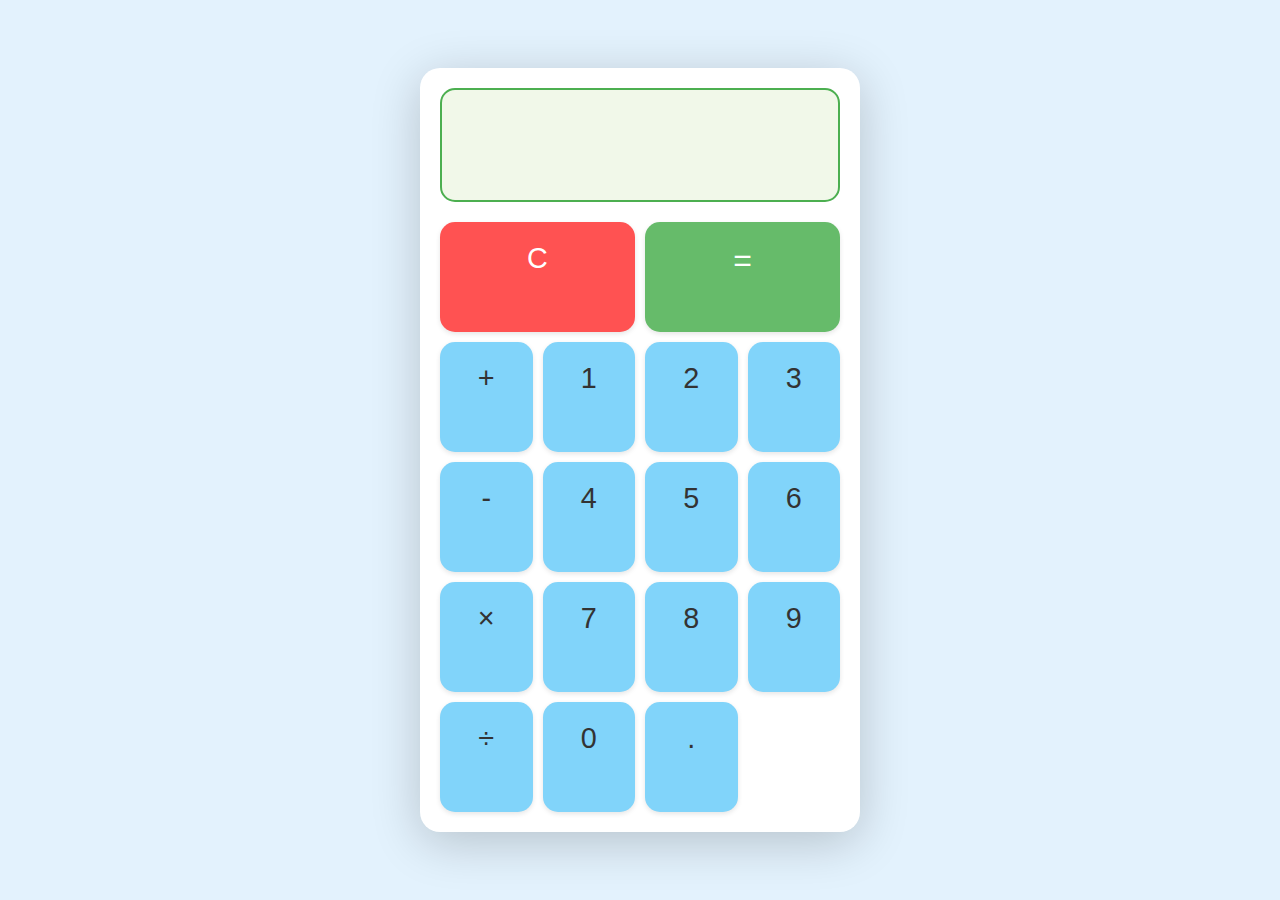
<file: Web development basic projects/calculator/index.htm>
<!DOCTYPE html>
<html lang="en">

<head>
    <meta charset="UTF-8">
    <meta name="viewport" content="width=device-width, initial-scale=1.0">
    <title>Calculator</title>
    <style>
        body {
            background-color: #e3f2fd; /* Soft blue background */
            display: flex;
            justify-content: center;
            align-items: center;
            height: 100vh;
            font-family: 'Arial', sans-serif; /* Modern font */
            color: #333;
            margin: 0;
        }

        .calculator {
            background-color: #ffffff; /* White background */
            border-radius: 20px; /* More rounded corners */
            box-shadow: 0 10px 50px rgba(0, 0, 0, 0.2); /* Stronger shadow for depth */
            width: 100%;
            max-width: 400px;
            padding: 20px;
            transition: transform 0.3s; /* Subtle scale effect on hover */
        }

        .calculator:hover {
            transform: scale(1.02); /* Scale effect on hover */
        }

        .input {
            border: 2px solid #4caf50; /* Green border */
            border-radius: 15px; /* Rounded corners */
            height: 80px; /* Increased height */
            padding: 15px; /* More padding for input */
            text-align: right;
            margin-bottom: 20px;
            font-size: 2.5rem;
            background-color: #f1f8e9; /* Light green background */
            transition: border-color 0.3s, background-color 0.3s; /* Smooth transition */
        }

        .input:focus {
            border-color: #66bb6a; /* Darker green on focus */
            background-color: #fff; /* Change to white on focus */
            outline: none; /* Remove outline */
        }

        .buttons {
            display: grid;
            grid-template-columns: repeat(4, 1fr); /* Four columns */
            gap: 10px; /* Space between buttons */
        }

        .button {
            border: none; /* No border */
            border-radius: 15px; /* Rounded corners */
            text-align: center;
            padding: 20px;
            cursor: pointer;
            background-color: #81d4fa; /* Light blue button color */
            color: #333; /* Dark text */
            font-size: 1.8rem;
            transition: background-color 0.3s, transform 0.2s; /* Smooth transition */
            box-shadow: 0 2px 5px rgba(0, 0, 0, 0.1); /* Soft shadow */
            height: 70px; /* Uniform button height */
        }

        .button:hover {
            background-color: #4fc3f7; /* Darker blue on hover */
            transform: translateY(-3px); /* Lift effect */
        }

        .button:active {
            background-color: #039be5; /* Dark blue when active */
            transform: translateY(1px); /* Pressed effect */
            box-shadow: 0 1px 3px rgba(0, 0, 0, 0.2); /* Pressed shadow effect */
        }

        .equal {
            grid-column: span 2; /* Equal button spans two columns */
            background-color: #66bb6a; /* Green background */
            color: white; /* White text */
            font-size: 2rem; /* Larger font size */
            height: 70px; /* Uniform height */
            box-shadow: 0 2px 5px rgba(0, 0, 0, 0.1); /* Soft shadow */
        }

        .equal:hover {
            background-color: #388e3c; /* Darker green on hover */
        }

        #clear {
            background-color: #ff5252; /* Red for clear button */
            color: white;
            font-size: 1.8rem;
            height: 70px; /* Uniform height */
            grid-column: span 2; /* Clear button spans two columns */
        }

        #clear:hover {
            background-color: #ff1744; /* Darker red on hover */
        }

        @media (max-width: 400px) {
            .calculator {
                width: 90%; /* Responsive width */
            }

            .button {
                padding: 15px; /* Adjust button padding for smaller screens */
                font-size: 1.5rem; /* Adjust font size */
                height: 60px; /* Adjust height */
            }

            .input {
                height: 70px; /* Adjust input height */
            }
        }
    </style>
</head>

<body>
    <div class="calculator">
        <div class="input" id="input" contenteditable="true"></div>
        <div class="buttons">
            <div class="button" id="clear">C</div>
            <div class="button equal" id="result">=</div>
            <!-- <div class="button">.</div> -->
            <div class="button">+</div>
            <div class="button">1</div>
            <div class="button">2</div>
            <div class="button">3</div>
            <div class="button">-</div>
            <div class="button">4</div>
            <div class="button">5</div>
            <div class="button">6</div>
            <div class="button">×</div>
            <div class="button">7</div>
            <div class="button">8</div>
            <div class="button">9</div>
            <div class="button">÷</div>
            <div class="button">0</div>
            <div class="button">.</div>
        </div>
    </div>

    <script>
        "use strict";

        var input = document.getElementById('input'), // input/output button
            number = document.querySelectorAll('.button:not(#clear):not(#result)'), // number buttons
            operator = document.querySelectorAll('.button:nth-child(n+4)'),
            result = document.getElementById('result'), // equal button
            clear = document.getElementById('clear'), // clear button
            resultDisplayed = false; // flag to keep an eye on what output is displayed

        // adding click handlers to number buttons
        for (var i = 0; i < number.length; i++) {
            number[i].addEventListener("click", function (e) {
                var currentString = input.innerHTML;
                var lastChar = currentString[currentString.length - 1];

                if (resultDisplayed === false) {
                    input.innerHTML += e.target.innerHTML;
                } else if (resultDisplayed === true && /[+\-×÷]/.test(lastChar)) {
                    resultDisplayed = false;
                    input.innerHTML += e.target.innerHTML;
                } else {
                    resultDisplayed = false;
                    input.innerHTML = "";
                    input.innerHTML += e.target.innerHTML;
                }
            });
        }

        // adding click handlers to operator buttons
        for (var i = 0; i < operator.length; i++) {
            operator[i].addEventListener("click", function (e) {
                var currentString = input.innerHTML;
                var lastChar = currentString[currentString.length - 1];

                if (/[+\-×÷]/.test(lastChar)) {
                    var newString = currentString.substring(0, currentString.length - 1) + e.target.innerHTML;
                    input.innerHTML = newString;
                } else if (currentString.length == 0) {
                    console.log("enter a number first");
                } else {
                    input.innerHTML += e.target.innerHTML;
                }
            });
        }

        // on click of 'equal' button
        result.addEventListener("click", function () {
            var inputString = input.innerHTML;

            var numbers = inputString.split(/\+|\-|\×|\÷/g);
            var operators = inputString.replace(/[0-9]|\./g, "").split("");

            var divide = operators.indexOf("÷");
            while (divide != -1) {
                numbers.splice(divide, 2, numbers[divide] / numbers[divide + 1]);
                operators.splice(divide, 1);
                divide = operators.indexOf("÷");
            }

            var multiply = operators.indexOf("×");
            while (multiply != -1) {
                numbers.splice(multiply, 2, numbers[multiply] * numbers[multiply + 1]);
                operators.splice(multiply, 1);
                multiply = operators.indexOf("×");
            }

            var subtract = operators.indexOf("-");
            while (subtract != -1) {
                numbers.splice(subtract, 2, numbers[subtract] - numbers[subtract + 1]);
                operators.splice(subtract, 1);
                subtract = operators.indexOf("-");
            }

            var add = operators.indexOf("+");
            while (add != -1) {
                numbers.splice(add, 2, parseFloat(numbers[add]) + parseFloat(numbers[add + 1]));
                operators.splice(add, 1);
                add = operators.indexOf("+");
            }

            input.innerHTML = numbers[0]; // displaying the output
            resultDisplayed = true; // turning flag if result is displayed
        });

        // clearing the input on press of clear
        clear.addEventListener("click", function () {
            input.innerHTML = "";
        });
    </script>
</body>

</html>
</file>
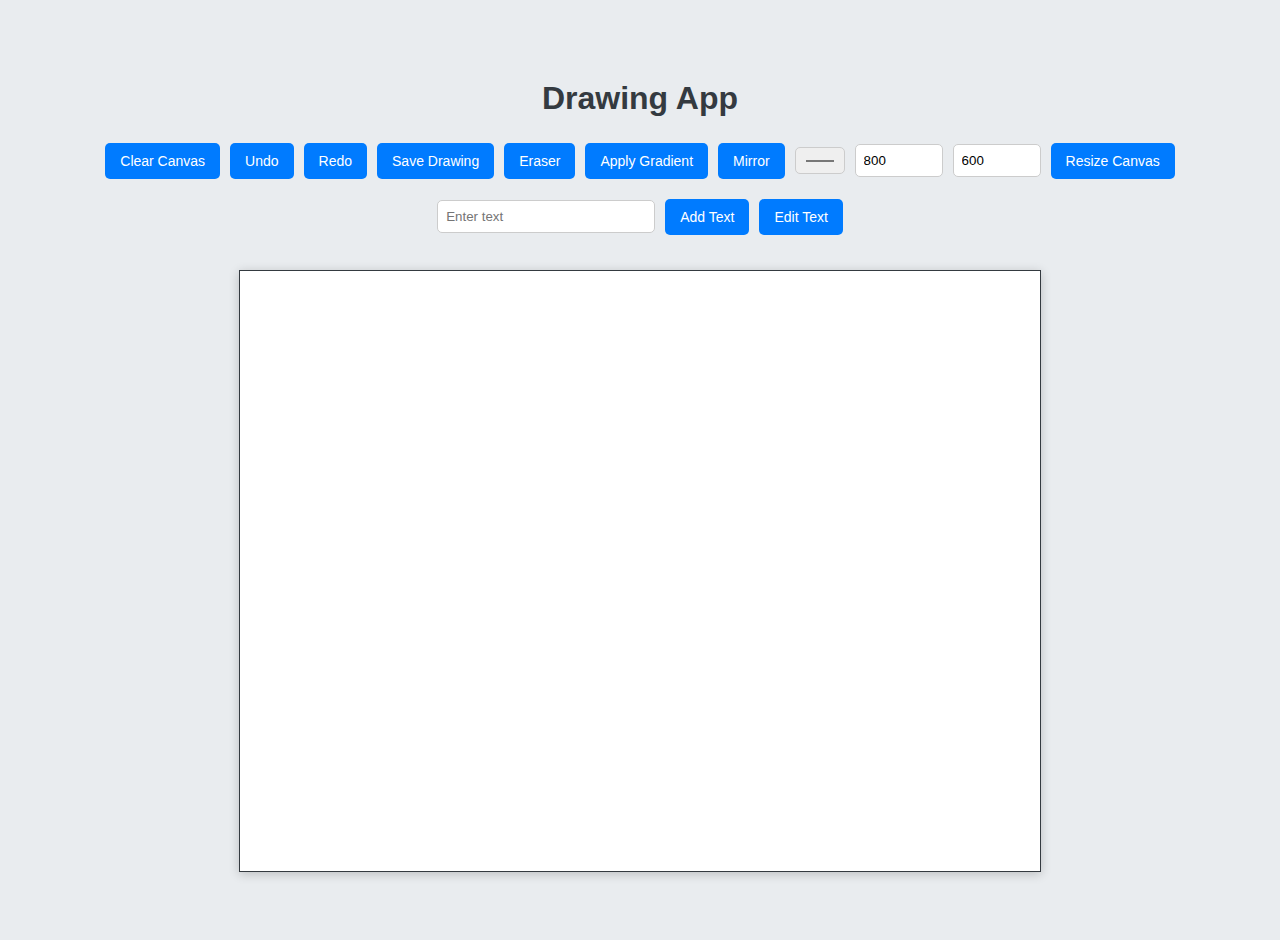
<file: Web development basic projects/canvas/index.htm>
<!DOCTYPE html>
<html lang="en">
<head>
    <meta charset="UTF-8">
    <meta name="viewport" content="width=device-width, initial-scale=1.0">
    <title>Drawing App</title>
    <style>
        body {
            font-family: 'Arial', sans-serif;
            display: flex;
            flex-direction: column;
            align-items: center;
            justify-content: center;
            background-color: #e9ecef;
            margin: 0;
            padding: 20px;
            height: 100vh;
        }
        h1 {
            color: #343a40;
        }
        canvas {
            border: 1px solid #343a40;
            background-color: #ffffff;
            margin-bottom: 10px;
            cursor: crosshair;
            box-shadow: 0 2px 10px rgba(0, 0, 0, 0.2);
        }
        #controls {
            display: flex;
            flex-wrap: wrap;
            justify-content: center;
            margin-bottom: 20px;
        }
        button {
            margin: 5px;
            padding: 10px 15px;
            font-size: 14px;
            border: none;
            border-radius: 5px;
            background-color: #007BFF;
            color: white;
            cursor: pointer;
            transition: background-color 0.3s, transform 0.3s;
        }
        button:hover {
            background-color: #0056b3;
            transform: scale(1.05);
        }
        button:active {
            transform: scale(0.95);
        }
        input[type="color"],
        input[type="number"],
        input[type="text"] {
            margin: 5px;
            padding: 8px;
            border: 1px solid #ccc;
            border-radius: 5px;
        }
        input[type="number"] {
            width: 70px;
        }
        input[type="text"] {
            width: 200px;
        }
        .control-group {
            display: flex;
            align-items: center;
            margin-bottom: 10px;
        }
    </style>
</head>
<body>

<h1>Drawing App</h1>
<div id="controls">
    <div class="control-group">
        <button id="clearBtn">Clear Canvas</button>
        <button id="undoBtn">Undo</button>
        <button id="redoBtn">Redo</button>
    </div>
    <div class="control-group">
        <button id="saveBtn">Save Drawing</button>
        <button id="eraserBtn">Eraser</button>
        <button id="gradientBtn">Apply Gradient</button>
    </div>
    <div class="control-group">
        <button id="mirrorBtn">Mirror</button>
        <input type="color" id="colorPicker" value="#000000">
    </div>
    <div class="control-group">
        <input type="number" id="canvasWidth" placeholder="Width" value="800">
        <input type="number" id="canvasHeight" placeholder="Height" value="600">
        <button id="resizeBtn">Resize Canvas</button>
    </div>
    <div class="control-group">
        <input type="text" id="textInput" placeholder="Enter text">
        <button id="addTextBtn">Add Text</button>
        <button id="editTextBtn">Edit Text</button>
    </div>
</div>

<canvas id="canvas" width="800" height="600"></canvas>

<script>
    const canvas = document.getElementById('canvas');
    const ctx = canvas.getContext('2d');

    let isDrawing = false;
    let paths = [];
    let undonePaths = [];
    let erasing = false;
    let gradient = null;
    let textArray = [];
    let selectedTextIndex = null;

    // Drawing functionality
    canvas.addEventListener('mousedown', (e) => {
        isDrawing = true;
        ctx.beginPath();
        ctx.moveTo(e.offsetX, e.offsetY);
    });

    canvas.addEventListener('mousemove', (e) => {
        if (isDrawing) {
            ctx.lineTo(e.offsetX, e.offsetY);
            ctx.stroke();
        }
    });

    canvas.addEventListener('mouseup', () => {
        isDrawing = false;
        ctx.closePath();
        paths.push(ctx.getImageData(0, 0, canvas.width, canvas.height));
        undonePaths = [];
    });

    // Clear canvas functionality
    document.getElementById('clearBtn').addEventListener('click', () => {
        ctx.clearRect(0, 0, canvas.width, canvas.height);
        paths = [];
        undonePaths = [];
    });

    // Undo functionality
    document.getElementById('undoBtn').addEventListener('click', () => {
        if (paths.length > 0) {
            undonePaths.push(paths.pop());
            redraw();
        }
    });

    // Redo functionality
    document.getElementById('redoBtn').addEventListener('click', () => {
        if (undonePaths.length > 0) {
            paths.push(undonePaths.pop());
            redraw();
        }
    });

    // Save drawing functionality
    document.getElementById('saveBtn').addEventListener('click', () => {
        const link = document.createElement('a');
        link.download = 'drawing.png';
        link.href = canvas.toDataURL();
        link.click();
    });

    // Eraser functionality
    document.getElementById('eraserBtn').addEventListener('click', () => {
        erasing = !erasing;
        ctx.strokeStyle = erasing ? '#ffffff' : document.getElementById('colorPicker').value; // White color for eraser
        document.getElementById('eraserBtn').textContent = erasing ? 'Pencil' : 'Eraser';
    });

    // Gradient functionality
    document.getElementById('gradientBtn').addEventListener('click', () => {
        const gradientColor1 = prompt("Enter the first color for the gradient (e.g., '#FF0000')") || '#FF0000';
        const gradientColor2 = prompt("Enter the second color for the gradient (e.g., '#0000FF')") || '#0000FF';
        gradient = ctx.createLinearGradient(0, 0, canvas.width, 0); // Horizontal gradient
        gradient.addColorStop(0, gradientColor1);
        gradient.addColorStop(1, gradientColor2);
        ctx.fillStyle = gradient;
        ctx.fillRect(0, 0, canvas.width, canvas.height); // Fill canvas with gradient
        paths.push(ctx.getImageData(0, 0, canvas.width, canvas.height));
        undonePaths = [];
    });

    // Mirror functionality
    document.getElementById('mirrorBtn').addEventListener('click', () => {
        const imageData = ctx.getImageData(0, 0, canvas.width, canvas.height);
        const tempCanvas = document.createElement('canvas');
        const tempCtx = tempCanvas.getContext('2d');
        tempCanvas.width = canvas.width;
        tempCanvas.height = canvas.height;
        tempCtx.putImageData(imageData, 0, 0);
        ctx.save();
        ctx.scale(-1, 1);
        ctx.drawImage(tempCanvas, -canvas.width, 0); // Draw mirrored image
        ctx.restore();
        paths.push(ctx.getImageData(0, 0, canvas.width, canvas.height));
        undonePaths = [];
    });

    // Resize canvas functionality
    document.getElementById('resizeBtn').addEventListener('click', () => {
        const newWidth = parseInt(document.getElementById('canvasWidth').value);
        const newHeight = parseInt(document.getElementById('canvasHeight').value);
        const tempCanvas = document.createElement('canvas');
        const tempCtx = tempCanvas.getContext('2d');
        tempCanvas.width = canvas.width;
        tempCanvas.height = canvas.height;
        tempCtx.drawImage(canvas, 0, 0);
        canvas.width = newWidth;
        canvas.height = newHeight;
        ctx.drawImage(tempCanvas, 0, 0);
    });

    // Add text functionality
    document.getElementById('addTextBtn').addEventListener('click', () => {
        const text = document.getElementById('textInput').value;
        const x = 100; // Default x position
        const y = 100; // Default y position
        const color = document.getElementById('colorPicker').value;
        const size = 20; // Default font size
        textArray.push({ text, x, y, color, size });
        redraw();
        document.getElementById('textInput').value = ''; // Clear the input field
    });

    // Edit text functionality
    document.getElementById('editTextBtn').addEventListener('click', () => {
        if (selectedTextIndex !== null) {
            const newText = document.getElementById('textInput').value;
            textArray[selectedTextIndex].text = newText;
            redraw();
            document.getElementById('textInput').value = ''; // Clear the input field
            selectedTextIndex = null; // Reset selection
        }
    });

    // Function to redraw the entire canvas
    function redraw() {
        ctx.clearRect(0, 0, canvas.width, canvas.height);
        // Redraw paths
        for (let i = 0; i < paths.length; i++) {
            ctx.putImageData(paths[i], 0, 0);
        }
        // Draw text
        for (let i = 0; i < textArray.length; i++) {
            const textObj = textArray[i];
            ctx.fillStyle = textObj.color;
            ctx.font = `${textObj.size}px Arial`;
            ctx.fillText(textObj.text, textObj.x, textObj.y);
            ctx.strokeStyle = 'black'; // Border color for selected text
            ctx.strokeText(textObj.text, textObj.x, textObj.y);
        }
    }
</script>

</body>
</html>
</file>
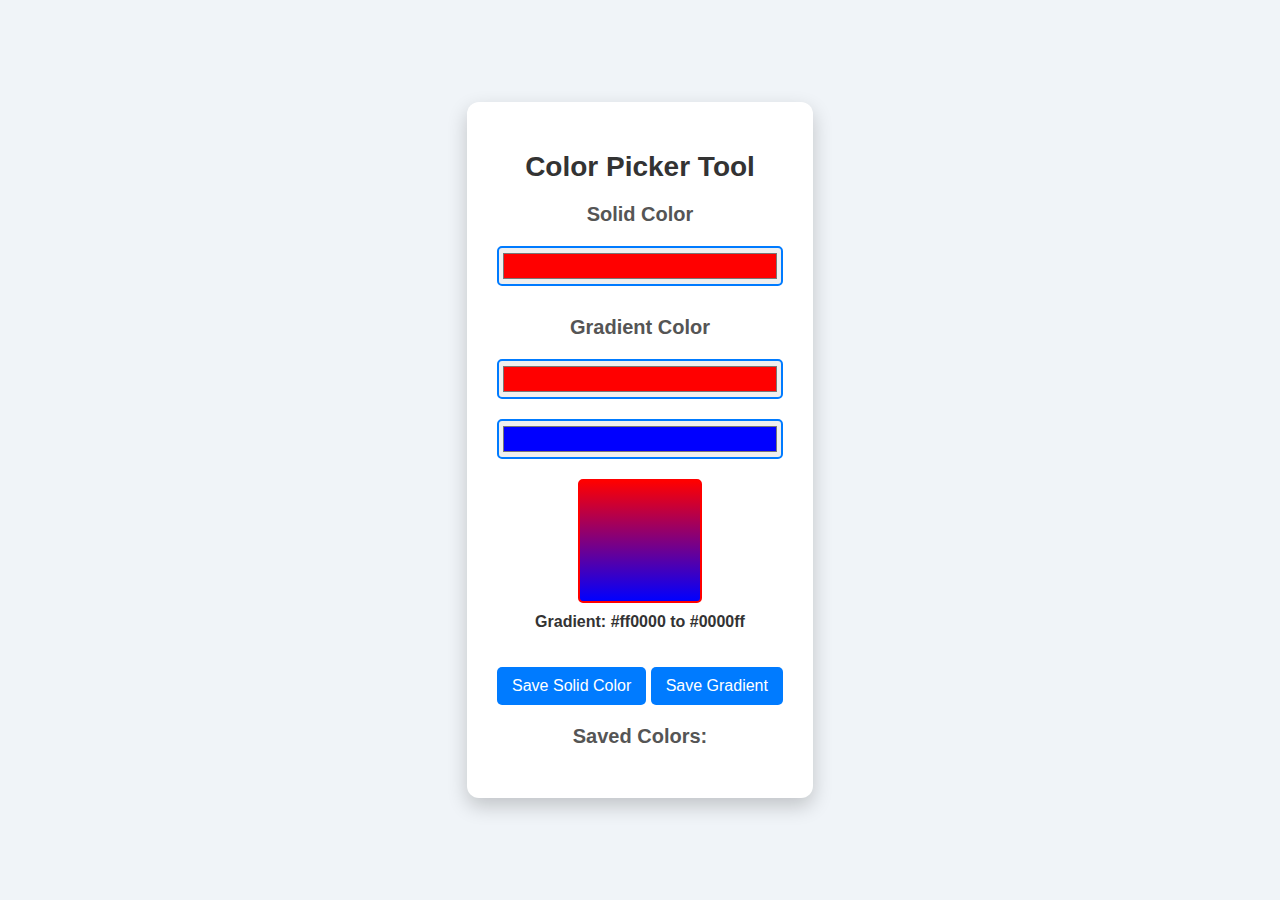
<file: Web development basic projects/color picker/index.html>
<!DOCTYPE html>
<html lang="en">
<head>
    <meta charset="UTF-8">
    <meta name="viewport" content="width=device-width, initial-scale=1.0">
    <title>Enhanced Color Picker Tool</title>
    <style>
        body {
            font-family: 'Arial', sans-serif;
            background-color: #f0f4f8;
            display: flex;
            justify-content: center;
            align-items: center;
            height: 100vh;
            margin: 0;
        }

        .container {
            text-align: center;
            background: white;
            padding: 30px;
            border-radius: 12px;
            box-shadow: 0 8px 20px rgba(0, 0, 0, 0.2);
            transition: transform 0.3s;
        }

        .container:hover {
            transform: scale(1.02);
        }

        h1 {
            font-size: 28px;
            color: #333;
            margin-bottom: 10px;
        }

        h2 {
            font-size: 20px;
            color: #555;
            margin: 20px 0 10px;
        }

        input[type="color"] {
            width: 100%;
            height: 40px;
            border: none;
            border-radius: 5px;
            outline: none;
            cursor: pointer;
            margin: 10px 0;
            transition: box-shadow 0.3s;
            border: 2px solid #007bff;
        }

        input[type="color"]:hover {
            box-shadow: 0 0 10px rgba(0, 123, 255, 0.5);
        }

        .color-display {
            width: 120px;
            height: 120px;
            margin: 10px auto;
            border: 2px solid #ccc;
            border-radius: 5px;
            transition: background-color 0.3s, border-color 0.3s;
        }

        #colorValue {
            margin-top: 10px;
            font-weight: bold;
            color: #333;
        }

        button {
            margin-top: 20px;
            padding: 10px 15px;
            border: none;
            border-radius: 5px;
            background-color: #007bff;
            color: white;
            cursor: pointer;
            font-size: 16px;
            transition: background-color 0.3s, transform 0.2s;
        }

        button:hover {
            background-color: #0056b3;
            transform: translateY(-2px);
        }

        .palette {
            display: flex;
            flex-wrap: wrap;
            justify-content: center;
            margin-top: 20px;
            gap: 10px;
        }

        .saved-color {
            position: relative;
            width: 60px;
            height: 60px;
            border-radius: 5px;
            margin: 5px;
            cursor: pointer;
            transition: transform 0.2s, box-shadow 0.2s;
            border: 2px solid transparent;
        }

        .saved-color:hover {
            transform: scale(1.1);
            box-shadow: 0 0 10px rgba(0, 0, 0, 0.2);
            border-color: #007bff;
        }

        .delete-button {
            position: absolute;
            bottom: 0;
            right: 0;
            background: red;
            color: white;
            border: none;
            border-radius: 3px;
            padding: 2px 4px;
            cursor: pointer;
            font-size: 12px;
            display: none;
        }

        .saved-color:hover .delete-button {
            display: block;
        }

        @media (max-width: 600px) {
            .container {
                width: 90%;
                padding: 20px;
            }

            .color-display {
                width: 100px;
                height: 100px;
            }

            .saved-color {
                width: 50px;
                height: 50px;
            }
        }
    </style>
</head>
<body>
    <div class="container">
        <h1>Color Picker Tool</h1>
        <h2>Solid Color</h2>
        <input type="color" id="colorPicker" value="#ff0000">
        <h2>Gradient Color</h2>
        <input type="color" id="colorPicker1" value="#ff0000">
        <input type="color" id="colorPicker2" value="#0000ff">
        <div id="colorDisplay" class="color-display"></div>
        <p id="colorValue">HEX: #ff0000</p>
        <button id="saveColor">Save Solid Color</button>
        <button id="saveGradient">Save Gradient</button>
        <h2>Saved Colors:</h2>
        <div id="palette" class="palette"></div>
    </div>
    <script>
        const colorPicker = document.getElementById('colorPicker');
        const colorPicker1 = document.getElementById('colorPicker1');
        const colorPicker2 = document.getElementById('colorPicker2');
        const colorDisplay = document.getElementById('colorDisplay');
        const colorValue = document.getElementById('colorValue');
        const saveColorButton = document.getElementById('saveColor');
        const saveGradientButton = document.getElementById('saveGradient');
        const palette = document.getElementById('palette');

        function loadSavedColors() {
            const savedColors = JSON.parse(localStorage.getItem('savedColors')) || [];
            savedColors.forEach(item => {
                addColorToPalette(item.color, item.type);
            });
        }

        function updateColor(event) {
            const selectedColor = event.target.value;
            colorDisplay.style.backgroundColor = selectedColor;
            colorDisplay.style.borderColor = selectedColor;
            colorValue.textContent = `HEX: ${selectedColor}`;
        }

        function updateGradient() {
            const color1 = colorPicker1.value;
            const color2 = colorPicker2.value;
            colorDisplay.style.background = `linear-gradient(${color1}, ${color2})`;
            colorValue.textContent = `Gradient: ${color1} to ${color2}`;
        }

        function saveColor() {
            const selectedColor = colorPicker.value;
            addColorToPalette(selectedColor, 'solid');
            saveColorsToLocalStorage(selectedColor, 'solid');
        }

        function saveGradient() {
            const color1 = colorPicker1.value;
            const color2 = colorPicker2.value;
            const gradient = `linear-gradient(${color1}, ${color2})`;
            addColorToPalette(gradient, 'gradient');
            saveColorsToLocalStorage(gradient, 'gradient');
        }

        function addColorToPalette(color, type) {
            const savedColorDiv = document.createElement('div');
            savedColorDiv.className = 'saved-color';
            savedColorDiv.style.background = type === 'gradient' ? color : color;

            // Create a delete button
            const deleteButton = document.createElement('button');
            deleteButton.className = 'delete-button';
            deleteButton.textContent = 'X';
            deleteButton.addEventListener('click', (e) => {
                e.stopPropagation(); 
                removeColor(color, savedColorDiv);
            });

            savedColorDiv.addEventListener('click', () => {
                if (type === 'gradient') {
                    const colors = color.split('linear-gradient(')[1].split(')')[0].split(',');
                    colorPicker1.value = colors[0].trim();
                    colorPicker2.value = colors[1].trim();
                    updateGradient();
                } else {
                    colorPicker.value = color;
                    updateColor({ target: colorPicker });
                }
            });

            savedColorDiv.appendChild(deleteButton);
            palette.appendChild(savedColorDiv);
        }

        function removeColor(color, colorDiv) {
            colorDiv.remove();
            let savedColors = JSON.parse(localStorage.getItem('savedColors')) || [];
            savedColors = savedColors.filter(c => c.color !== color); 
            localStorage.setItem('savedColors', JSON.stringify(savedColors)); 
        }

        function saveColorsToLocalStorage(color, type) {
            const savedColors = JSON.parse(localStorage.getItem('savedColors')) || [];
            if (!savedColors.some(item => item.color === color && item.type === type)) {
                savedColors.push({ color, type });
                localStorage.setItem('savedColors', JSON.stringify(savedColors));
            }
        }

        colorPicker.addEventListener('input', updateColor);
        colorPicker1.addEventListener('input', updateGradient);
        colorPicker2.addEventListener('input', updateGradient);
        saveColorButton.addEventListener('click', saveColor);
        saveGradientButton.addEventListener('click', saveGradient);

        updateColor({ target: colorPicker });
        updateGradient();
        loadSavedColors();
    </script>
</body>
</html>
</file>
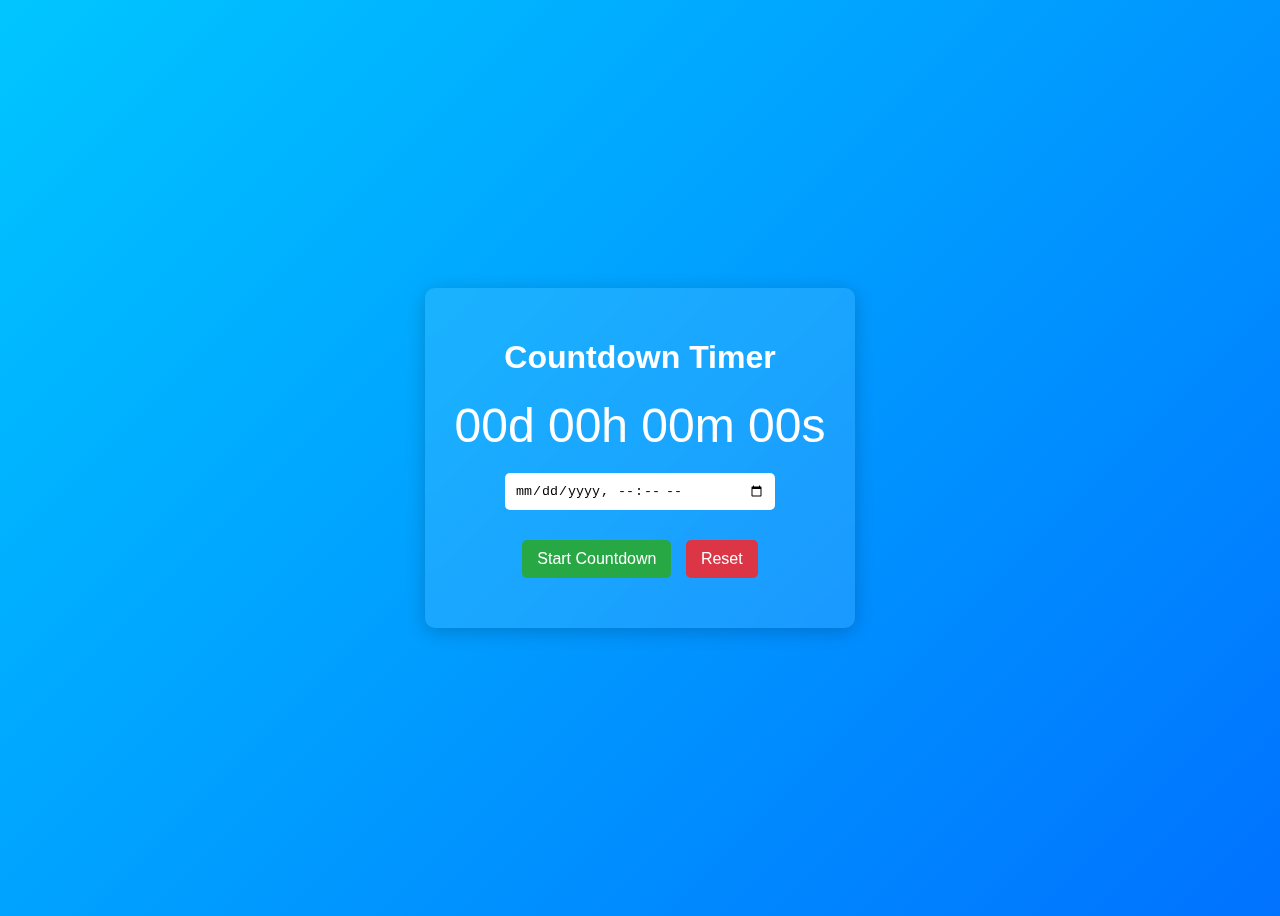
<file: Web development basic projects/countdown timer/index.html>
<!DOCTYPE html>
<html lang="en">
<head>
    <meta charset="UTF-8">
    <meta name="viewport" content="width=device-width, initial-scale=1.0">
    <title>Enhanced Countdown Timer</title>
    <style>
        body {
            font-family: 'Arial', sans-serif;
            display: flex;
            justify-content: center;
            align-items: center;
            height: 100vh;
            background: linear-gradient(135deg, #00c6ff, #0072ff);
            color: white;
            animation: backgroundAnimation 10s ease infinite alternate;
        }

        @keyframes backgroundAnimation {
            0% { background: linear-gradient(135deg, #00c6ff, #0072ff); }
            100% { background: linear-gradient(135deg, #0072ff, #00c6ff); }
        }

        .container {
            text-align: center;
            background: rgba(255, 255, 255, 0.1);
            padding: 30px;
            border-radius: 10px;
            box-shadow: 0 4px 20px rgba(0, 0, 0, 0.2);
            backdrop-filter: blur(10px);
            transition: transform 0.3s ease;
        }

        .container:hover {
            transform: scale(1.02);
        }

        .countdown-display {
            font-size: 48px;
            margin: 20px 0;
            animation: pulse 1s infinite;
        }

        @keyframes pulse {
            0% { transform: scale(1); }
            50% { transform: scale(1.05); }
            100% { transform: scale(1); }
        }

        .date-input {
            padding: 10px;
            border: none;
            border-radius: 5px;
            margin-bottom: 15px;
            width: 250px;
        }

        .buttons {
            margin: 15px 0;
        }

        .btn {
            padding: 10px 15px;
            border: none;
            border-radius: 5px;
            cursor: pointer;
            transition: background 0.3s ease, transform 0.2s ease;
            font-size: 16px;
        }

        .start-btn {
            background: #28a745;
            color: white;
        }

        .start-btn:hover {
            background: #218838;
            transform: scale(1.05);
        }

        .reset-btn {
            background: #dc3545;
            color: white;
            margin-left: 10px;
        }

        .reset-btn:hover {
            background: #c82333;
            transform: scale(1.05);
        }

        .message {
            margin-top: 20px;
            font-size: 20px;
        }
    </style>
</head>
<body>
    <div class="container">
        <h1>Countdown Timer</h1>
        <div id="countdown" class="countdown-display">00d 00h 00m 00s</div>
        <input type="datetime-local" id="eventDate" class="date-input" placeholder="Select Event Date">
        <div class="buttons">
            <button onclick="startTimer()" class="btn start-btn">Start Countdown</button>
            <button onclick="resetTimer()" class="btn reset-btn">Reset</button>
        </div>
        <div id="message" class="message"></div>
    </div>
    <script>
        let countdownInterval;

        function startTimer() {
            const eventDate = new Date(document.getElementById("eventDate").value).getTime();
            const countdownElement = document.getElementById("countdown");
            const messageElement = document.getElementById("message");

            if (isNaN(eventDate)) {
                countdownElement.innerHTML = "Please enter a valid date.";
                return;
            }

            localStorage.setItem("eventDate", eventDate); 
            messageElement.innerHTML = ""; 
            clearInterval(countdownInterval); 

            countdownInterval = setInterval(() => {
                const now = new Date().getTime();
                const distance = eventDate - now;

                const days = Math.floor(distance / (1000 * 60 * 60 * 24));
                const hours = Math.floor((distance % (1000 * 60 * 60 * 24)) / (1000 * 60 * 60));
                const minutes = Math.floor((distance % (1000 * 60 * 60)) / (1000 * 60));
                const seconds = Math.floor((distance % (1000 * 60)) / 1000);

                countdownElement.innerHTML = `${days}d ${hours}h ${minutes}m ${seconds}s`;

                if (distance < 0) {
                    clearInterval(countdownInterval);
                    countdownElement.innerHTML = "Event has started!";
                    messageElement.innerHTML = "🎉 Enjoy the event!";
                    localStorage.removeItem("eventDate"); 
                }
            }, 1000);
        }

        function resetTimer() {
            clearInterval(countdownInterval);
            document.getElementById("countdown").innerHTML = "00d 00h 00m 00s";
            document.getElementById("eventDate").value = "";
            document.getElementById("message").innerHTML = "";
            localStorage.removeItem("eventDate"); 
        }

        window.onload = function() {
            const savedEventDate = localStorage.getItem("eventDate");
            if (savedEventDate) {
                document.getElementById("eventDate").value = new Date(parseInt(savedEventDate)).toISOString().slice(0, 16);
                startTimer(); 
            }
        };
    </script>
</body>
</html>
</file>
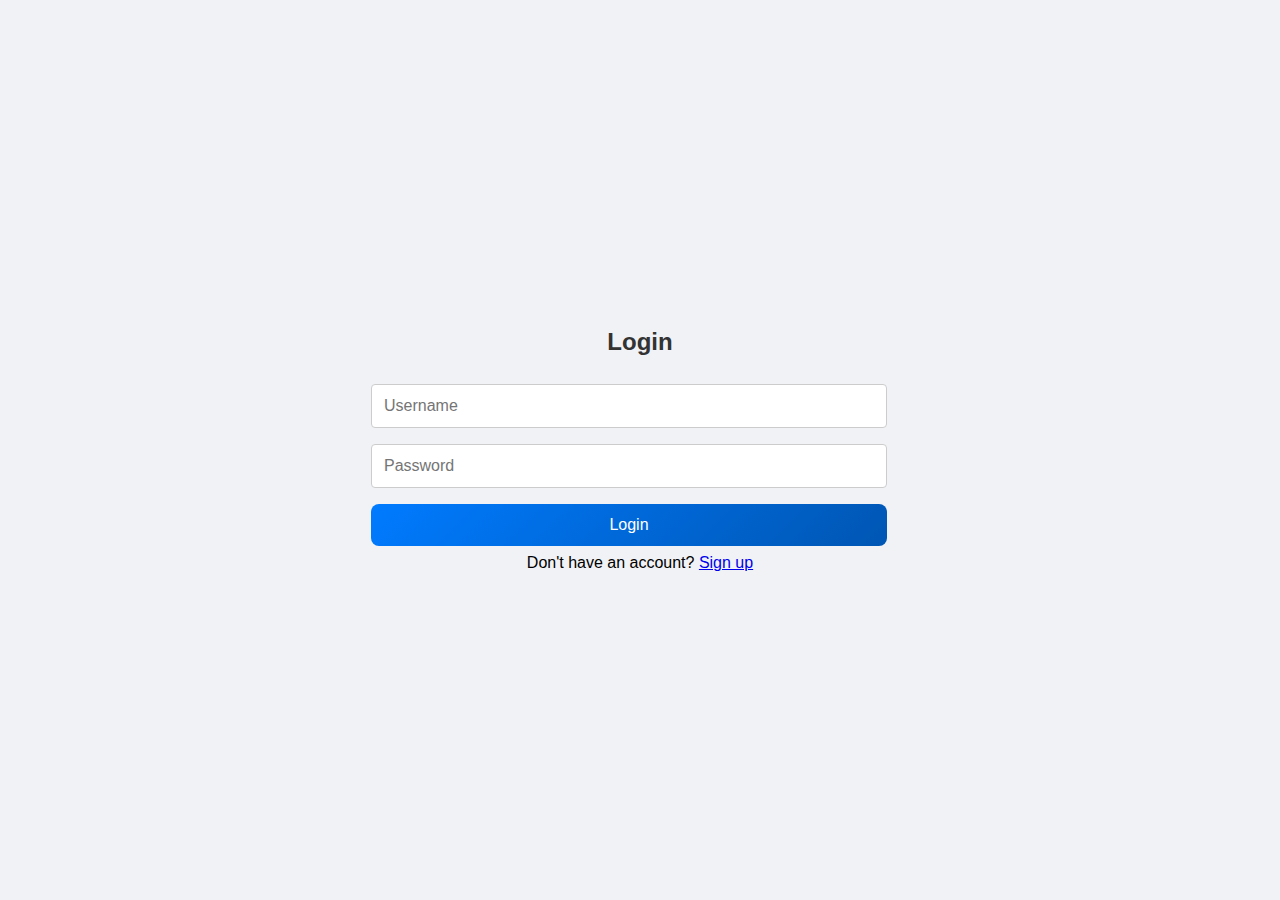
<file: Web development basic projects/Expenses tracker/index.html>
<!DOCTYPE html>
<html lang="en">
<head>
    <meta charset="UTF-8">
    <meta name="viewport" content="width=device-width, initial-scale=1.0">
    <title>Expenses Tracker</title>
    <link rel="stylesheet" href="styles.css">
    <link rel="shortcut icon" href="logo.png" type="image/x-icon">
</head>
<body>
    <div id="login-page" class="page">
        <h2>Login</h2>
        <form id="login-form">
            <input type="text" id="login-username" placeholder="Username" required>
            <input type="password" id="login-password" placeholder="Password" required>
            <button type="submit">Login</button>
        </form>
       <center> <p>Don't have an account? <a href="#" id="signup-link">Sign up</a></p></center>
    </div>
    
    <!-- Signup Page -->
    <div id="signup-page" class="page">
        <h2>Sign Up</h2>
        <form id="signup-form">
            <input type="text" id="signup-username" placeholder="Username" required>
            <input type="password" id="signup-password" placeholder="Password" required>
            <input type="email" id="signup-email" placeholder="Email" required>
            <button type="submit">Sign Up</button>
        </form>
    </div>

    <!-- Dashboard -->
    <div id="dashboard" class="page">
        <h2>Welcome, <span id="user-name"></span></h2>
        <button id="toggle-form-btn" class="toggle-btn">Add Expense</button>
        <form id="expense-form" class="form-container hidden">
            <h2>Add Expense</h2>
            <input type="date" id="date" required />
            <input type="number" id="amount" placeholder="Amount" required />
            <input type="text" id="description" placeholder="Description" required />
            <button type="submit">Add Expense</button>
        </form>
        <div id="expenses-list" class="expenses-list"></div>
    </div>

    <!-- Update Expense Modal -->
    <div id="update-modal" class="modal">
        <div class="modal-content">
            <span class="close-button">&times;</span>
            <h2>Update Expense</h2>
            <form id="update-form">
                <input type="date" id="update-date" required />
                <input type="number" id="update-amount" placeholder="Amount" required />
                <input type="text" id="update-description" placeholder="Description" required />
                <button type="submit">Update Expense</button>
            </form>
        </div>
    </div>


    <div id="confirmation-modal" class="modal">
        <div class="modal-content">
            <span class="close-button">&times;</span>
            <p>Are you sure you want to delete this expense?</p>
            <button id="confirm-delete">Yes</button>
            <button id="cancel-delete">No</button>
        </div>
    </div>

    <script src="app.js"></script>
</body>
</html>
</file>
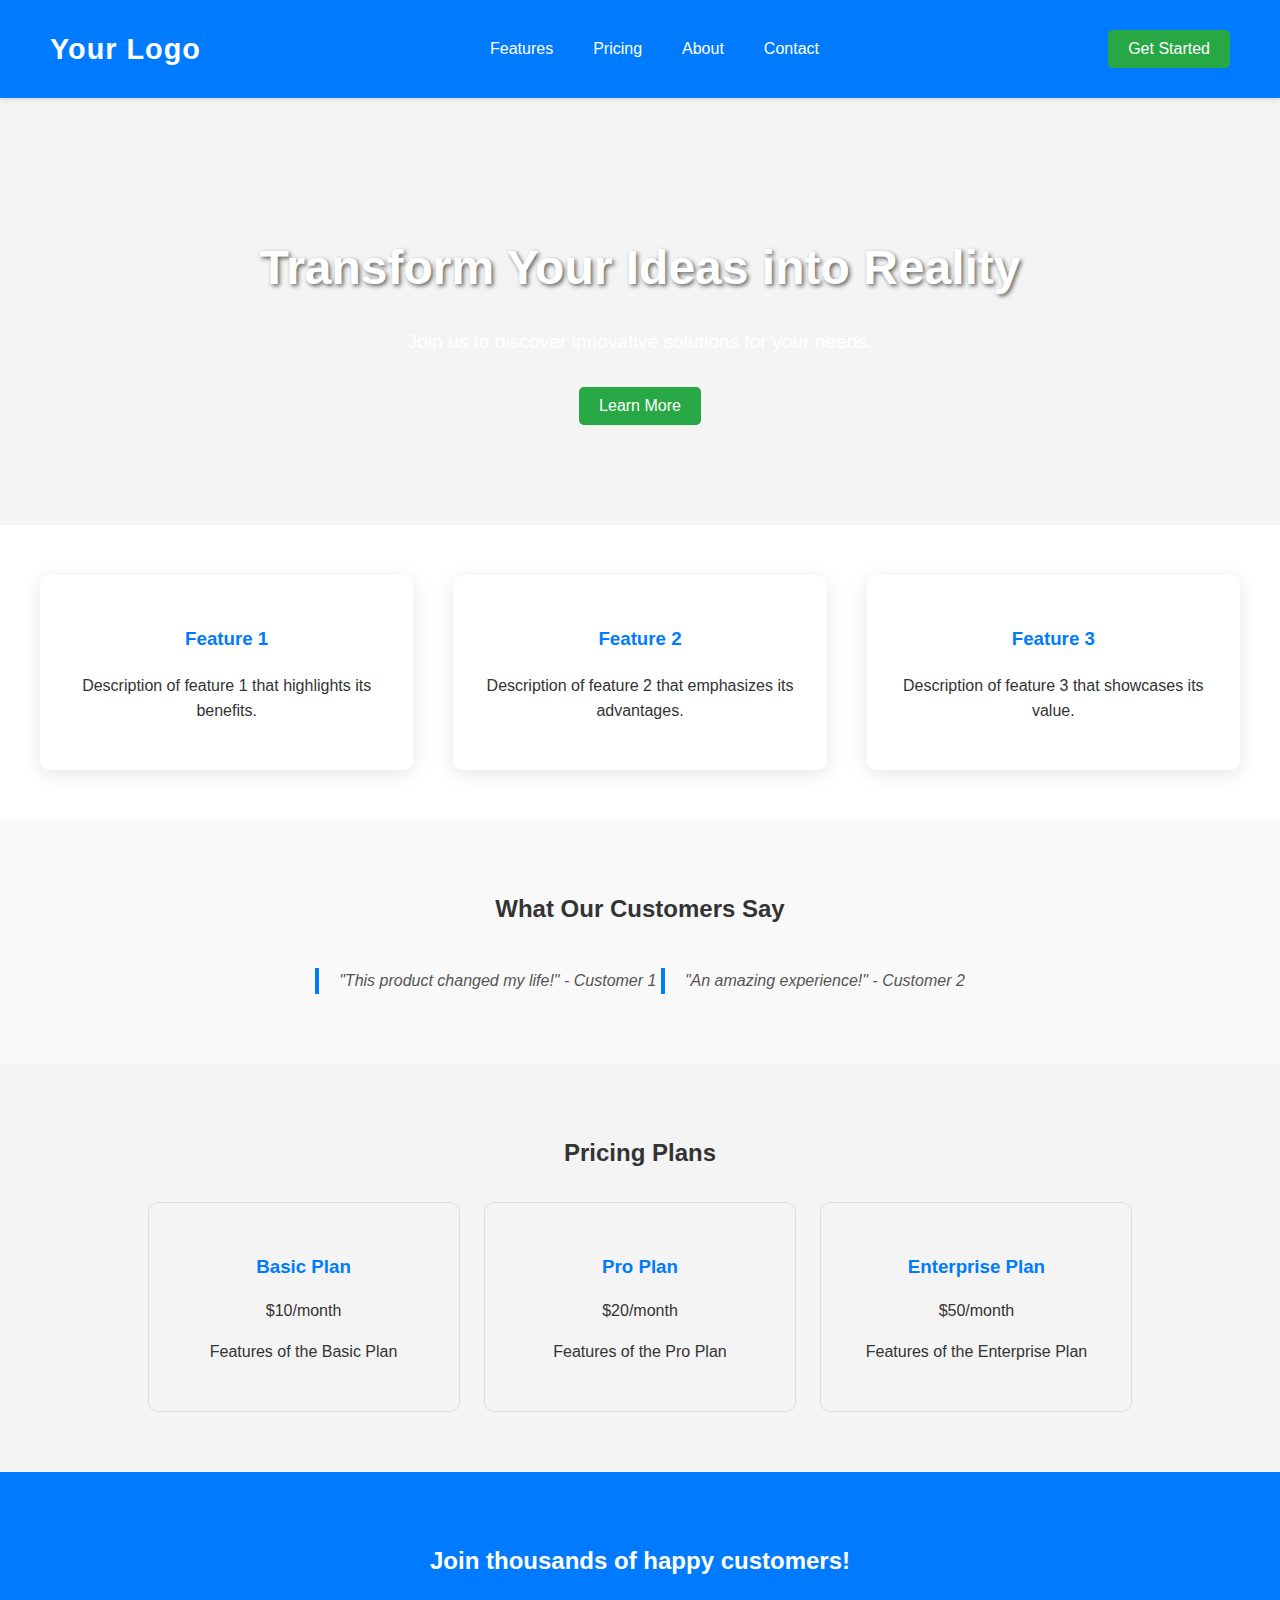
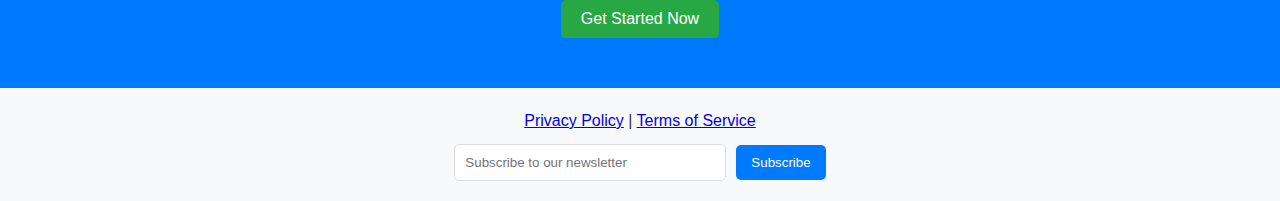
<file: Web development basic projects/Landing Page - Design/index.html>
<!DOCTYPE html>
<html lang="en">
<head>
    <meta charset="UTF-8">
    <meta name="viewport" content="width=device-width, initial-scale=1.0">
    <title>Polished Modern Landing Page</title>
    <style>
        body {
            font-family: 'Arial', sans-serif;
            margin: 0;
            padding: 0;
            color: #333;
            line-height: 1.6;
            background-color: #f4f4f4;
        }
        header {
            display: flex;
            justify-content: space-between;
            align-items: center;
            padding: 20px 50px;
            background-color: #007BFF;
            color: white;
            box-shadow: 0 2px 5px rgba(0, 0, 0, 0.1);
        }
        header .logo {
            font-size: 1.8rem;
            font-weight: bold;
            letter-spacing: 1px;
        }
        header nav ul {
            display: flex;
            list-style-type: none;
            padding: 0;
        }
        header nav ul li {
            margin: 0 20px;
        }
        header nav a {
            color: white;
            text-decoration: none;
            transition: color 0.3s;
        }
        header nav a:hover {
            color: #FFD700;
        }
        .cta-button {
            background-color: #28a745;
            color: white;
            padding: 10px 20px;
            border: none;
            border-radius: 5px;
            cursor: pointer;
            font-size: 1rem;
            transition: background-color 0.3s, transform 0.3s;
        }
        .cta-button:hover {
            background-color: #218838;
            transform: scale(1.05);
        }
        .hero {
            text-align: center;
            padding: 100px 20px;
            background: url('https://via.placeholder.com/1920x1080') no-repeat center center/cover;
            color: white;
            position: relative;
        }
        .hero h1 {
            font-size: 3rem;
            margin-bottom: 20px;
            text-shadow: 2px 2px 4px rgba(0, 0, 0, 0.6);
        }
        .hero p {
            font-size: 1.2rem;
            margin-bottom: 30px;
        }
        .features {
            display: flex;
            justify-content: space-around;
            padding: 50px 20px;
            background-color: #ffffff;
        }
        .feature {
            flex: 1;
            margin: 0 20px;
            text-align: center;
            padding: 30px;
            border-radius: 10px;
            box-shadow: 0 4px 20px rgba(0, 0, 0, 0.1);
            transition: transform 0.3s;
        }
        .feature:hover {
            transform: translateY(-10px);
        }
        .feature h3 {
            color: #007BFF;
        }
        .testimonials {
            text-align: center;
            padding: 50px 20px;
            background-color: #f9f9f9;
        }
        .testimonials h2 {
            margin-bottom: 20px;
        }
        .testimonials blockquote {
            font-style: italic;
            margin: 20px 0;
            color: #555;
            border-left: 4px solid #007BFF;
            padding-left: 20px;
            display: inline-block;
            max-width: 600px;
        }
        .pricing {
            text-align: center;
            padding: 50px 20px;
        }
        .pricing .plan {
            display: inline-block;
            border: 1px solid #ddd;
            border-radius: 10px;
            padding: 30px;
            margin: 10px;
            width: 250px;
            transition: box-shadow 0.3s, transform 0.3s;
        }
        .pricing .plan:hover {
            box-shadow: 0 4px 20px rgba(0, 0, 0, 0.2);
            transform: translateY(-5px);
        }
        .pricing .plan h3 {
            color: #007BFF;
            margin-bottom: 15px;
        }
        .cta {
            text-align: center;
            padding: 50px 20px;
            background-color: #007BFF;
            color: white;
        }
        .cta h2 {
            margin-bottom: 20px;
        }
        footer {
            text-align: center;
            padding: 20px;
            background-color: #f8f9fa;
        }
        footer .footer-links {
            margin-bottom: 10px;
        }
        footer .social-media {
            margin: 10px 0;
        }
        footer .newsletter {
            display: flex;
            justify-content: center;
            align-items: center;
            margin-top: 10px;
        }
        footer .newsletter input {
            padding: 10px;
            border: 1px solid #ddd;
            border-radius: 5px;
            margin-right: 10px;
            width: 250px;
        }
        footer .newsletter button {
            background-color: #007BFF;
            color: white;
            border: none;
            padding: 10px 15px;
            border-radius: 5px;
            cursor: pointer;
            transition: background-color 0.3s;
        }
        footer .newsletter button:hover {
            background-color: #0056b3;
        }
        @media (max-width: 768px) {
            header nav ul {
                flex-direction: column;
                align-items: center;
            }
            .features {
                flex-direction: column;
                align-items: center;
            }
            .feature {
                margin: 20px 0;
            }
            .pricing .plan {
                width: auto;
            }
        }
    </style>
</head>
<body>
    <header>
        <div class="logo">Your Logo</div>
        <nav>
            <ul>
                <li><a href="#features">Features</a></li>
                <li><a href="#pricing">Pricing</a></li>
                <li><a href="#about">About</a></li>
                <li><a href="#contact">Contact</a></li>
            </ul>
        </nav>
        <button class="cta-button">Get Started</button>
    </header>

    <section class="hero">
        <h1>Transform Your Ideas into Reality</h1>
        <p>Join us to discover innovative solutions for your needs.</p>
        <button class="cta-button">Learn More</button>
    </section>

    <section id="features" class="features">
        <div class="feature">
            <h3>Feature 1</h3>
            <p>Description of feature 1 that highlights its benefits.</p>
        </div>
        <div class="feature">
            <h3>Feature 2</h3>
            <p>Description of feature 2 that emphasizes its advantages.</p>
        </div>
        <div class="feature">
            <h3>Feature 3</h3>
            <p>Description of feature 3 that showcases its value.</p>
        </div>
    </section>

    <section class="testimonials">
        <h2>What Our Customers Say</h2>
        <blockquote>"This product changed my life!" - Customer 1</blockquote>
        <blockquote>"An amazing experience!" - Customer 2</blockquote>
    </section>

    <section id="pricing" class="pricing">
        <h2>Pricing Plans</h2>
        <div class="plan">
            <h3>Basic Plan</h3>
            <p>$10/month</p>
            <p>Features of the Basic Plan</p>
        </div>
        <div class="plan">
            <h3>Pro Plan</h3>
            <p>$20/month</p>
            <p>Features of the Pro Plan</p>
        </div>
        <div class="plan">
            <h3>Enterprise Plan</h3>
            <p>$50/month</p>
            <p>Features of the Enterprise Plan</p>
        </div>
    </section>

    <section class="cta">
        <h2>Join thousands of happy customers!</h2>
        <button class="cta-button">Get Started Now</button>
    </section>

    <footer>
        <div class="footer-links">
            <a href="#privacy">Privacy Policy</a> | 
            <a href="#terms">Terms of Service</a>
        </div>
        <div class="social-media">
            <!-- Add social media icons here -->
        </div>
        <form class="newsletter">
            <input type="email" placeholder="Subscribe to our newsletter" required>
            <button type="submit">Subscribe</button>
        </form>
    </footer>
</body>
</html>
</file>
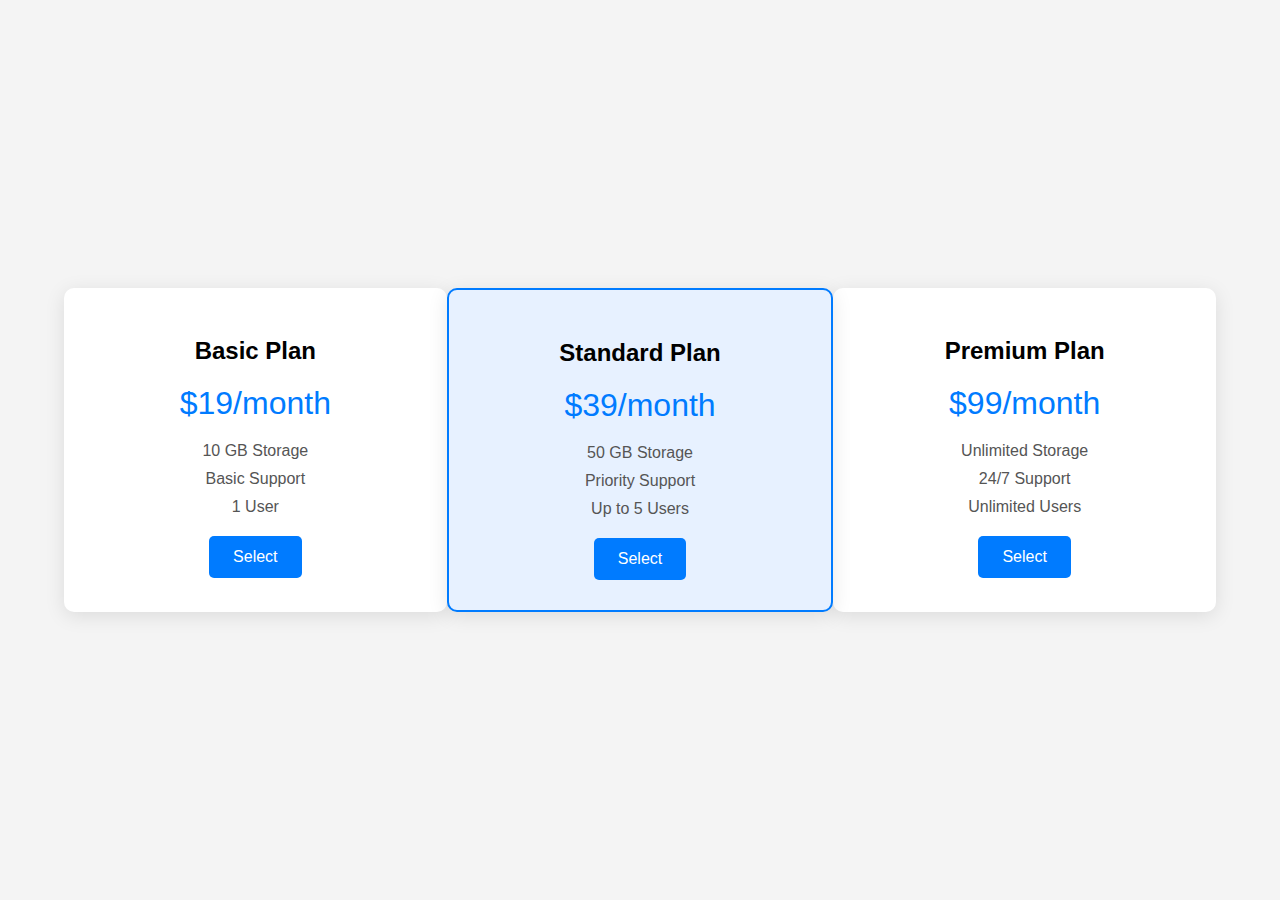
<file: Web development basic projects/pricing table/index.html>
<!DOCTYPE html>
<html lang="en">
<head>
    <meta charset="UTF-8">
    <meta name="viewport" content="width=device-width, initial-scale=1.0">
    <title>Pricing Table</title>
    <style>
        body {
            font-family: Arial, sans-serif;
            background-color: #f4f4f4;
            display: flex;
            justify-content: center;
            align-items: center;
            height: 100vh;
            margin: 0;
        }

        .pricing-table {
            display: flex;
            justify-content: space-around;
            width: 90%;
            max-width: 1200px;
            margin: auto;
        }

        .pricing-plan {
            background: #fff;
            border-radius: 10px;
            box-shadow: 0 4px 20px rgba(0, 0, 0, 0.1);
            padding: 30px;
            text-align: center;
            width: 30%;
            transition: transform 0.3s, box-shadow 0.3s;
            position: relative;
            overflow: hidden;
        }

        .pricing-plan:hover {
            transform: translateY(-10px);
            box-shadow: 0 10px 30px rgba(0, 0, 0, 0.2);
        }

        .featured {
            border: 2px solid #007bff;
            background: #e7f1ff;
            z-index: 1;
        }

        .price {
            font-size: 32px;
            color: #007bff;
            margin: 20px 0;
        }

        ul {
            list-style-type: none;
            padding: 0;
            margin: 20px 0;
        }

        li {
            margin: 10px 0;
            font-size: 16px;
            color: #555;
        }

        .btn {
            background-color: #007bff;
            color: white;
            border: none;
            padding: 12px 24px;
            border-radius: 5px;
            cursor: pointer;
            font-size: 16px;
            transition: background-color 0.3s, transform 0.2s;
        }

        .btn:hover {
            background-color: #0056b3;
            transform: translateY(-2px);
        }

        .btn:active {
            transform: translateY(0);
        }

        @media (max-width: 768px) {
            .pricing-table {
                flex-direction: column;
                align-items: center;
            }

            .pricing-plan {
                width: 80%;
                margin: 10px 0;
            }
        }
    </style>
</head>
<body>
    <div class="pricing-table">
        <div class="pricing-plan">
            <h2>Basic Plan</h2>
            <p class="price">$19/month</p>
            <ul>
                <li>10 GB Storage</li>
                <li>Basic Support</li>
                <li>1 User</li>
            </ul>
            <button class="btn">Select</button>
        </div>
        <div class="pricing-plan featured">
            <h2>Standard Plan</h2>
            <p class="price">$39/month</p>
            <ul>
                <li>50 GB Storage</li>
                <li>Priority Support</li>
                <li>Up to 5 Users</li>
            </ul>
            <button class="btn">Select</button>
        </div>
        <div class="pricing-plan">
            <h2>Premium Plan</h2>
            <p class="price">$99/month</p>
            <ul>
                <li>Unlimited Storage</li>
                <li>24/7 Support</li>
                <li>Unlimited Users</li>
            </ul>
            <button class="btn">Select</button>
        </div>
    </div>
</body>
</html>
</file>
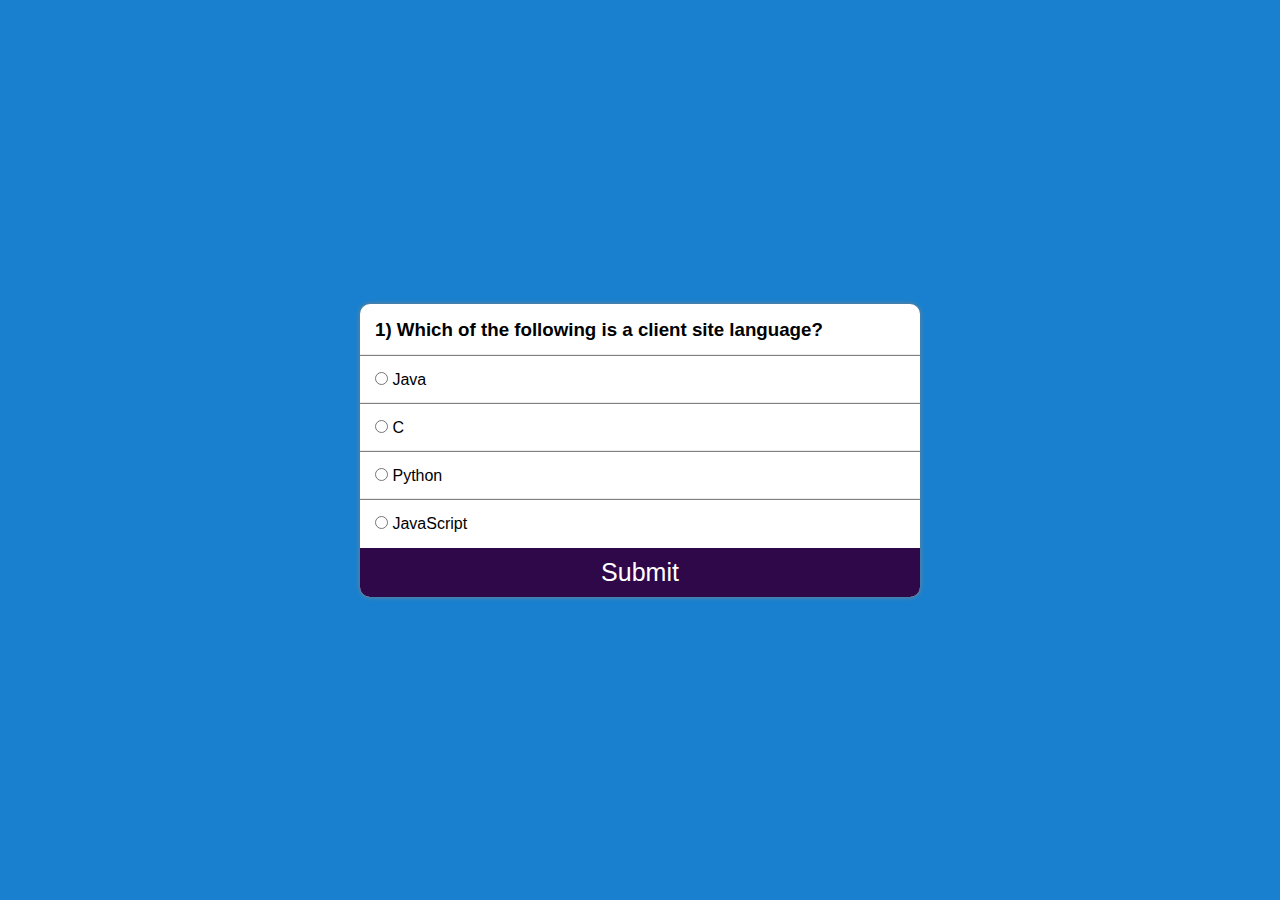
<file: Web development basic projects/Quiz app/index.html>
<!DOCTYPE html>
<html lang="en">

<head>
    <meta charset="UTF-8">
    <meta http-equiv="X-UA-Compatible" content="IE=edge">
    <meta name="viewport" content="width=device-width, initial-scale=1.0">
    <title>Document</title>
    <link rel="stylesheet" href="css/custom.css" />
</head>

<body>
    <section class="main">

        <div class="container">
            <div class="col">
                <h3 id="questionBox">
                    1) Lorem ipsum dolor sit amet, consectetur adipisicing elit Debitis?
                </h3>
            </div>
            <div class="col box">
                <input name="option" type="radio" id="first" value="a" required>
                <label for="first">Testing 1</label>
            </div>
            <div class="col box">
                <input name="option" type="radio" id="second" value="b" required>
                <label for="second">Testing 2</label>
            </div>
            <div class="col box">
                <input name="option" type="radio" id="third" value="c" required>
                <label for="third">Testing 3</label>
            </div>
            <div class="col box">
                <input name="option" type="radio" id="fourth" value="d" required>
                <label for="fourth">Testing 4</label>
            </div>
            <button id="submit">Submit</button>
        </div>

    </section>
    <script src="js/app.js"></script>
</body>

</html>
</file>
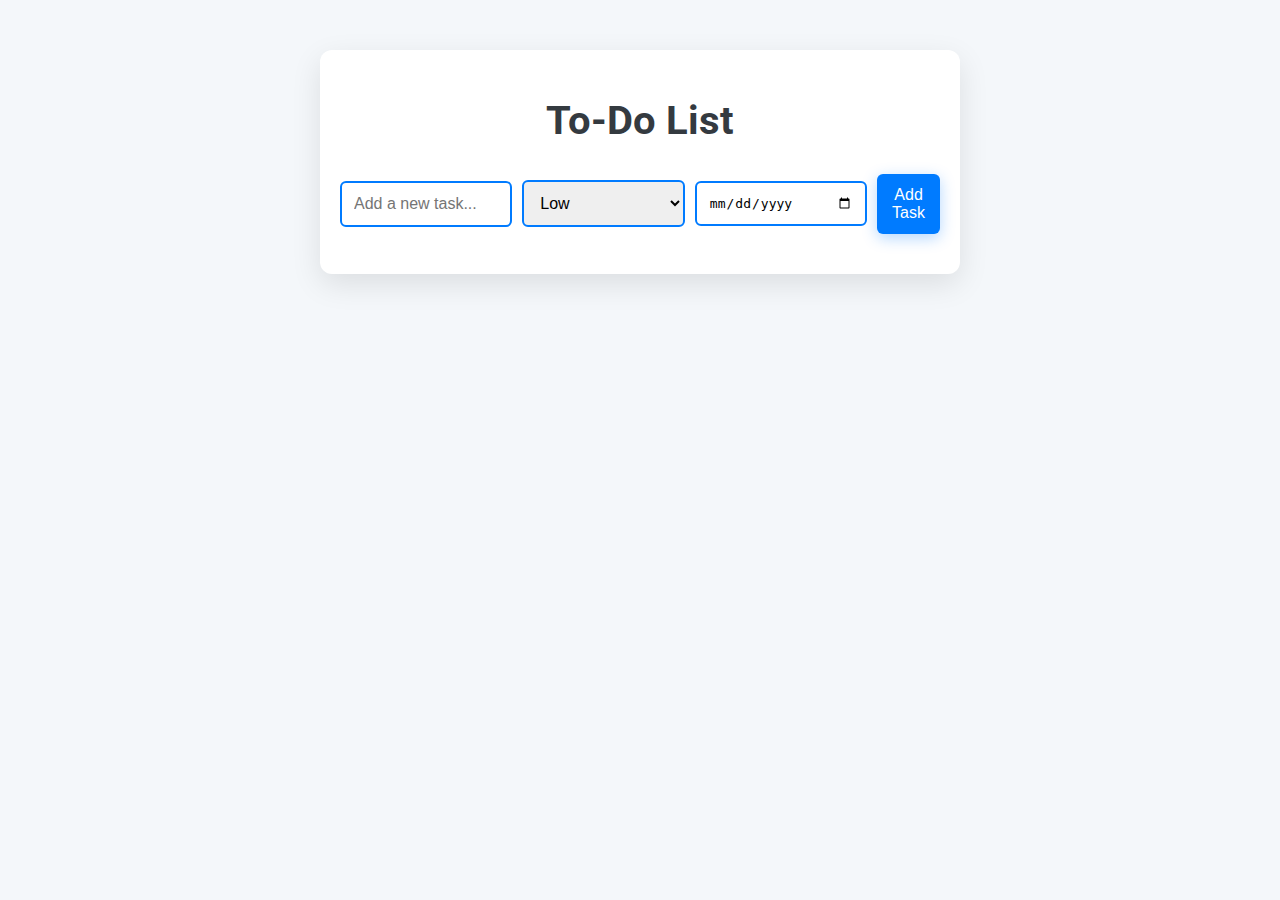
<file: Web development basic projects/To-Do app/index.html>
<!DOCTYPE html>
<html lang="en">
<head>
    <meta charset="UTF-8">
    <meta name="viewport" content="width=device-width, initial-scale=1.0">
    <title>To-Do List App</title>
    <link href="https://fonts.googleapis.com/css2?family=Roboto:wght@400;700&display=swap" rel="stylesheet">
    <style>
        body {
            font-family: 'Roboto', sans-serif;
            background-color: #f4f7fa;
            margin: 0;
            padding: 0;
        }

        .container {
            max-width: 600px;
            margin: 50px auto;
            padding: 20px;
            background: #ffffff;
            border-radius: 12px;
            box-shadow: 0 10px 30px rgba(0, 0, 0, 0.1);
            transition: box-shadow 0.3s;
        }

        .container:hover {
            box-shadow: 0 15px 40px rgba(0, 0, 0, 0.2);
        }

        h1 {
            text-align: center;
            color: #343a40;
            margin-bottom: 30px;
            font-size: 2.5em;
        }

        .input-group {
            display: flex;
            justify-content: space-between;
            align-items: center;
            margin-bottom: 20px;
        }

        input[type="text"], select, input[type="date"] {
            padding: 12px;
            border: 2px solid #007bff;
            border-radius: 6px;
            margin-right: 10px;
            width: calc(100% - 180px);
            font-size: 1em;
            transition: border-color 0.3s;
        }

        input[type="text"]:focus, select:focus, input[type="date"]:focus {
            border-color: #0056b3;
            outline: none;
        }

        button {
            padding: 12px 15px;
            background-color: #007bff;
            color: white;
            border: none;
            border-radius: 6px;
            cursor: pointer;
            transition: background-color 0.3s, transform 0.2s;
            font-size: 1em;
            box-shadow: 0 4px 15px rgba(0, 123, 255, 0.3);
        }

        button:hover {
            background-color: #0056b3;
            transform: translateY(-2px);
            box-shadow: 0 6px 25px rgba(0, 86, 179, 0.3);
        }

        ul {
            list-style: none;
            padding: 0;
            margin-top: 20px;
        }

        li {
            display: flex;
            justify-content: space-between;
            align-items: center;
            padding: 12px;
            background: #f8f9fa;
            border: 1px solid #dee2e6;
            border-radius: 6px;
            margin-bottom: 10px;
            transition: background-color 0.3s, transform 0.2s;
            position: relative;
            overflow: hidden;
        }

        li.completed {
            background: #d4edda;
            text-decoration: line-through;
            color: #6c757d;
        }

        li:hover {
            transform: translateY(-2px);
            box-shadow: 0 2px 10px rgba(0, 0, 0, 0.1);
        }

        .button-group {
            display: flex;
            gap: 8px;
        }

        .edit-btn, .delete-btn, .complete-btn {
            padding: 8px 10px;
            background: #e7f0ff;
            border: none;
            border-radius: 6px;
            color: #007bff;
            cursor: pointer;
            transition: background-color 0.3s;
        }

        .edit-btn:hover, .delete-btn:hover, .complete-btn:hover {
            background-color: #d7e8ff;
        }

        @media (max-width: 600px) {
            input[type="text"], select, input[type="date"] {
                width: calc(100% - 120px);
            }

            button {
                width: 100px;
            }
        }
    </style>
</head>
<body>
    <div class="container">
        <h1>To-Do List</h1>
        <div class="input-group">
            <input type="text" id="taskInput" placeholder="Add a new task..." required>
            <select id="priorityInput">
                <option value="Low">Low</option>
                <option value="Medium">Medium</option>
                <option value="High">High</option>
            </select>
            <input type="date" id="dueDateInput">
            <button id="addTaskBtn">Add Task</button>
        </div>
        <ul id="taskList"></ul>
    </div>
    <script>
        const taskInput = document.getElementById('taskInput');
        const priorityInput = document.getElementById('priorityInput');
        const dueDateInput = document.getElementById('dueDateInput');
        const addTaskBtn = document.getElementById('addTaskBtn');
        const taskList = document.getElementById('taskList');

        // Load tasks from local storage
        document.addEventListener('DOMContentLoaded', loadTasks);
        addTaskBtn.addEventListener('click', addTask);

        function loadTasks() {
            const tasks = JSON.parse(localStorage.getItem('tasks')) || [];
            tasks.forEach(task => {
                addTaskToDOM(task.text, task.completed, task.priority, task.dueDate);
            });
        }

        function addTask() {
            const taskText = taskInput.value.trim();
            const priority = priorityInput.value;
            const dueDate = dueDateInput.value;

            if (taskText === '') return;

            addTaskToDOM(taskText, false, priority, dueDate);
            saveTaskToLocalStorage(taskText, false, priority, dueDate);
            taskInput.value = '';
            dueDateInput.value = '';
        }

        function addTaskToDOM(taskText, completed, priority, dueDate) {
            const li = document.createElement('li');
            li.textContent = `${taskText} (Priority: ${priority}, Due: ${dueDate})`;
            if (completed) li.classList.add('completed');

            const buttonGroup = document.createElement('div');
            buttonGroup.classList.add('button-group');

            const completeBtn = document.createElement('button');
            completeBtn.textContent = 'Complete';
            completeBtn.className = 'complete-btn';
            completeBtn.addEventListener('click', () => {
                li.classList.toggle('completed');
                updateTaskInLocalStorage(taskText);
            });

            const editBtn = document.createElement('button');
            editBtn.textContent = 'Edit';
            editBtn.className = 'edit-btn';
            editBtn.addEventListener('click', () => {
                const newTaskText = prompt('Edit task:', taskText);
                if (newTaskText) {
                    li.firstChild.textContent = `${newTaskText} (Priority: ${priority}, Due: ${dueDate})`;
                    updateTaskInLocalStorage(taskText, newTaskText);
                }
            });

            const deleteBtn = document.createElement('button');
            deleteBtn.textContent = 'Delete';
            deleteBtn.className = 'delete-btn';
            deleteBtn.addEventListener('click', () => {
                taskList.removeChild(li);
                deleteTaskFromLocalStorage(taskText);
            });

            buttonGroup.appendChild(completeBtn);
            buttonGroup.appendChild(editBtn);
            buttonGroup.appendChild(deleteBtn);
            li.appendChild(buttonGroup);
            taskList.appendChild(li);
        }

        function saveTaskToLocalStorage(taskText, completed, priority, dueDate) {
            const tasks = JSON.parse(localStorage.getItem('tasks')) || [];
            tasks.push({ text: taskText, completed, priority, dueDate });
            localStorage.setItem('tasks', JSON.stringify(tasks));
        }

        function updateTaskInLocalStorage(oldTaskText, newTaskText) {
            const tasks = JSON.parse(localStorage.getItem('tasks')) || [];
            const updatedTasks = tasks.map(task => {
                if (task.text === oldTaskText) {
                    return { ...task, text: newTaskText || oldTaskText };
                }
                return task;
            });
            localStorage.setItem('tasks', JSON.stringify(updatedTasks));
        }

        function deleteTaskFromLocalStorage(taskText) {
            const tasks = JSON.parse(localStorage.getItem('tasks')) || [];
            const updatedTasks = tasks.filter(task => task.text !== taskText);
            localStorage.setItem('tasks', JSON.stringify(updatedTasks));
        }
    </script>
</body>
</html>
</file>
<file: Web development basic projects/Quiz app/css/custom.css>
* {
    padding: 0;
    margin: 0;
    box-sizing: border-box;
    font-family: 'Poppins', sans-serif;
}

@import url('https://fonts.googleapis.com/css2?family=Poppins:wght@100&display=swap');
.main {
    width: 100%;
    height: 100vh;
    display: flex;
    justify-content: center;
    align-items: center;
    background-color: rgb(24, 128, 207);
}

.container {
    width: 35rem;
    box-shadow: 0px 0px 5px grey;
    display: flex;
    background-color: white;
    border-radius: 10px;
    overflow: hidden;
    flex-direction: column;
}

.col {
    text-align: justify;
    padding: 15px;
    width: 95%;
}

#submit {
    width: 100%;
    background-color: rgb(47, 8, 73);
    transition: 0.5s;
    color: white;
    outline: none;
    border: none;
    font-size: 25px;
    display: block;
    padding: 10px;
    cursor: pointer;
}

#submit:hover {
    background-color: rgb(34, 6, 53);
}

.box {
    box-shadow: 0px -1px 1px grey;
    width: 100%;
}
</file>
<file: Web development basic projects/Expenses tracker/styles.css>
/* Basic Reset */
* {
    margin: 0;
    padding: 0;
    box-sizing: border-box;
}

body {
    font-family: Arial, sans-serif;
    background-color: #f0f2f5;
    margin: 0;
    padding: 20px;
    display: flex;
    justify-content: center;
    align-items: center;
    min-height: 100vh;
}

.page {
    display: none;
    flex-direction: column;
    align-items: center;  /* Center all children horizontally */
}

.page.active {
    display: flex;
}

.form-container {
    background-color: #fff;
    padding: 20px;
    border-radius: 8px;
    width: 100%;  /* Take full width inside the centered page */
    max-width: 400px;
    margin: 20px auto;
    box-shadow: 0 4px 8px rgba(0, 0, 0, 0.1);
    transition: opacity 0.3s ease, max-height 0.3s ease;
}

.hidden {
    opacity: 0;
    max-height: 0;
    overflow: hidden;
}

.show {
    opacity: 1;
    max-height: 500px; /* Adjust based on your form's height */
}

h2 {
    text-align: center;
    color: #333;
    margin-bottom: 20px;
}

input, button {
    width: calc(100% - 22px);
    padding: 12px;
    margin: 8px 0;
    border: 1px solid #ccc;
    border-radius: 4px;
    box-sizing: border-box;
    font-size: 16px;
}

input {
    font-size: 16px;
}

button {
    background: linear-gradient(135deg, #007bff, #0056b3);
    color: #fff;
    border: none;
    cursor: pointer;
    font-size: 16px;
    transition: background-color 0.3s, transform 0.3s;
    border-radius: 8px;
    padding: 12px;
}

button:hover {
    background: linear-gradient(135deg, #0056b3, #003d7a);
    transform: scale(1.05);
}

button:active {
    background: linear-gradient(135deg, #003d7a, #0056b3);
    transform: scale(0.98);
}

.toggle-btn {
    background-color: #28a745;
    color: #fff;
    border: none;
    cursor: pointer;
    font-size: 16px;
    border-radius: 8px;
    padding: 12px;
    transition: background-color 0.3s, transform 0.3s;
    margin: 0 auto 20px auto;  /* Center the button horizontally */
    display: block;  /* Ensure the button is treated as a block element */
    max-width: 200px;  /* Set a maximum width */
}

.toggle-btn:hover {
    background-color: #218838;
    transform: scale(1.05);
}

.toggle-btn:active {
    background-color: #1e7e34;
    transform: scale(0.98);
}

.expenses-list {
    margin-top: 20px;
}

.expenses-list div {
    background-color: #fff;
    padding: 12px;
    margin-bottom: 10px;
    border-radius: 8px;
    box-shadow: 0 2px 4px rgba(0, 0, 0, 0.1);
    position: relative;
    display: flex;
    justify-content: space-between;
    align-items: center;
}

.expenses-list div .details {
    flex-grow: 1;
}

.expenses-list span {
    display: block;
    margin: 5px 0;
}

.expenses-list .actions {
    display: flex;
    gap: 5px;
}

.expenses-list .actions button {
    background-color: #ff5722;
    color: #fff;
    border: none;
    cursor: pointer;
    border-radius: 8px;
    padding: 8px 12px;
    transition: background-color 0.3s, transform 0.3s;
    font-size: 14px;
}

.expenses-list .actions button:hover {
    background-color: #e64a19;
    transform: scale(1.05);
}

.expenses-list .actions button:active {
    background-color: #d84315;
    transform: scale(0.98);
}

/* Update Modal Styles */
.modal {
    display: none;
    position: fixed;
    z-index: 1;
    left: 0;
    top: 0;
    width: 100%;
    height: 100%;
    overflow: auto;
    background-color: rgba(0, 0, 0, 0.5);
    justify-content: center;
    align-items: center;
}

.modal-content {
    background-color: #fff;
    padding: 20px;
    border-radius: 8px;
    width: 80%;
    max-width: 400px;
    margin: auto;
}

.close-button {
    color: #aaa;
    float: right;
    font-size: 28px;
    font-weight: bold;
}

.close-button:hover,
.close-button:focus {
    color: #000;
    text-decoration: none;
    cursor: pointer;
}

.modal {
    display: none; /* Hidden by default */
    position: fixed; /* Stay in place */
    z-index: 1; /* Sit on top */
    left: 0;
    top: 0;
    width: 100%; /* Full width */
    height: 100%; /* Full height */
    overflow: auto; /* Enable scroll if needed */
    background-color: rgba(0, 0, 0, 0.5); /* Black w/ opacity */
    justify-content: center; /* Center horizontally */
    align-items: center; /* Center vertically */
}

.modal-content {
    background-color: #fefefe;
    margin: auto;
    padding: 20px;
    border: 1px solid #888;
    width: 80%;
    max-width: 400px;
    border-radius: 8px;
}

.close-button {
    color: #aaa;
    float: right;
    font-size: 28px;
    font-weight: bold;
}

.close-button:hover,
.close-button:focus {
    color: black;
    text-decoration: none;
    cursor: pointer;
}

.modal-content button {
    margin: 5px;
}
</file>
